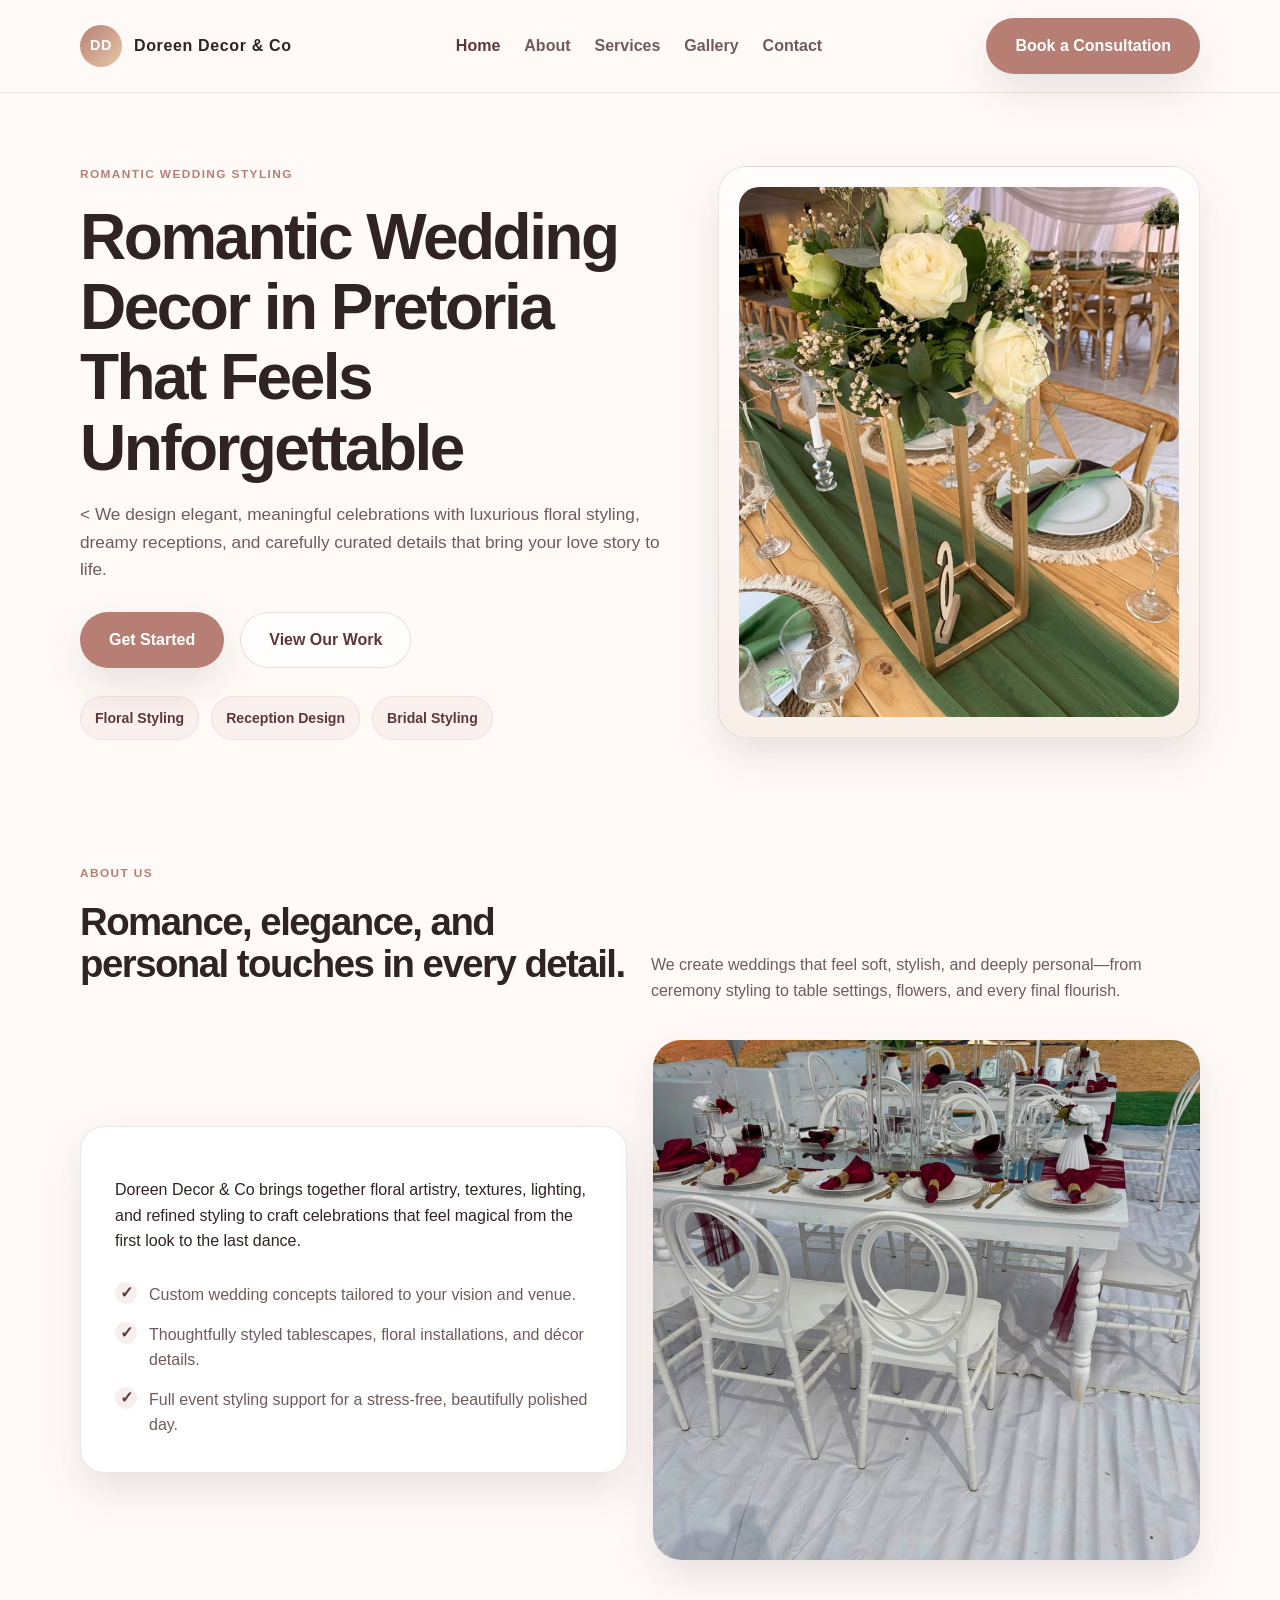
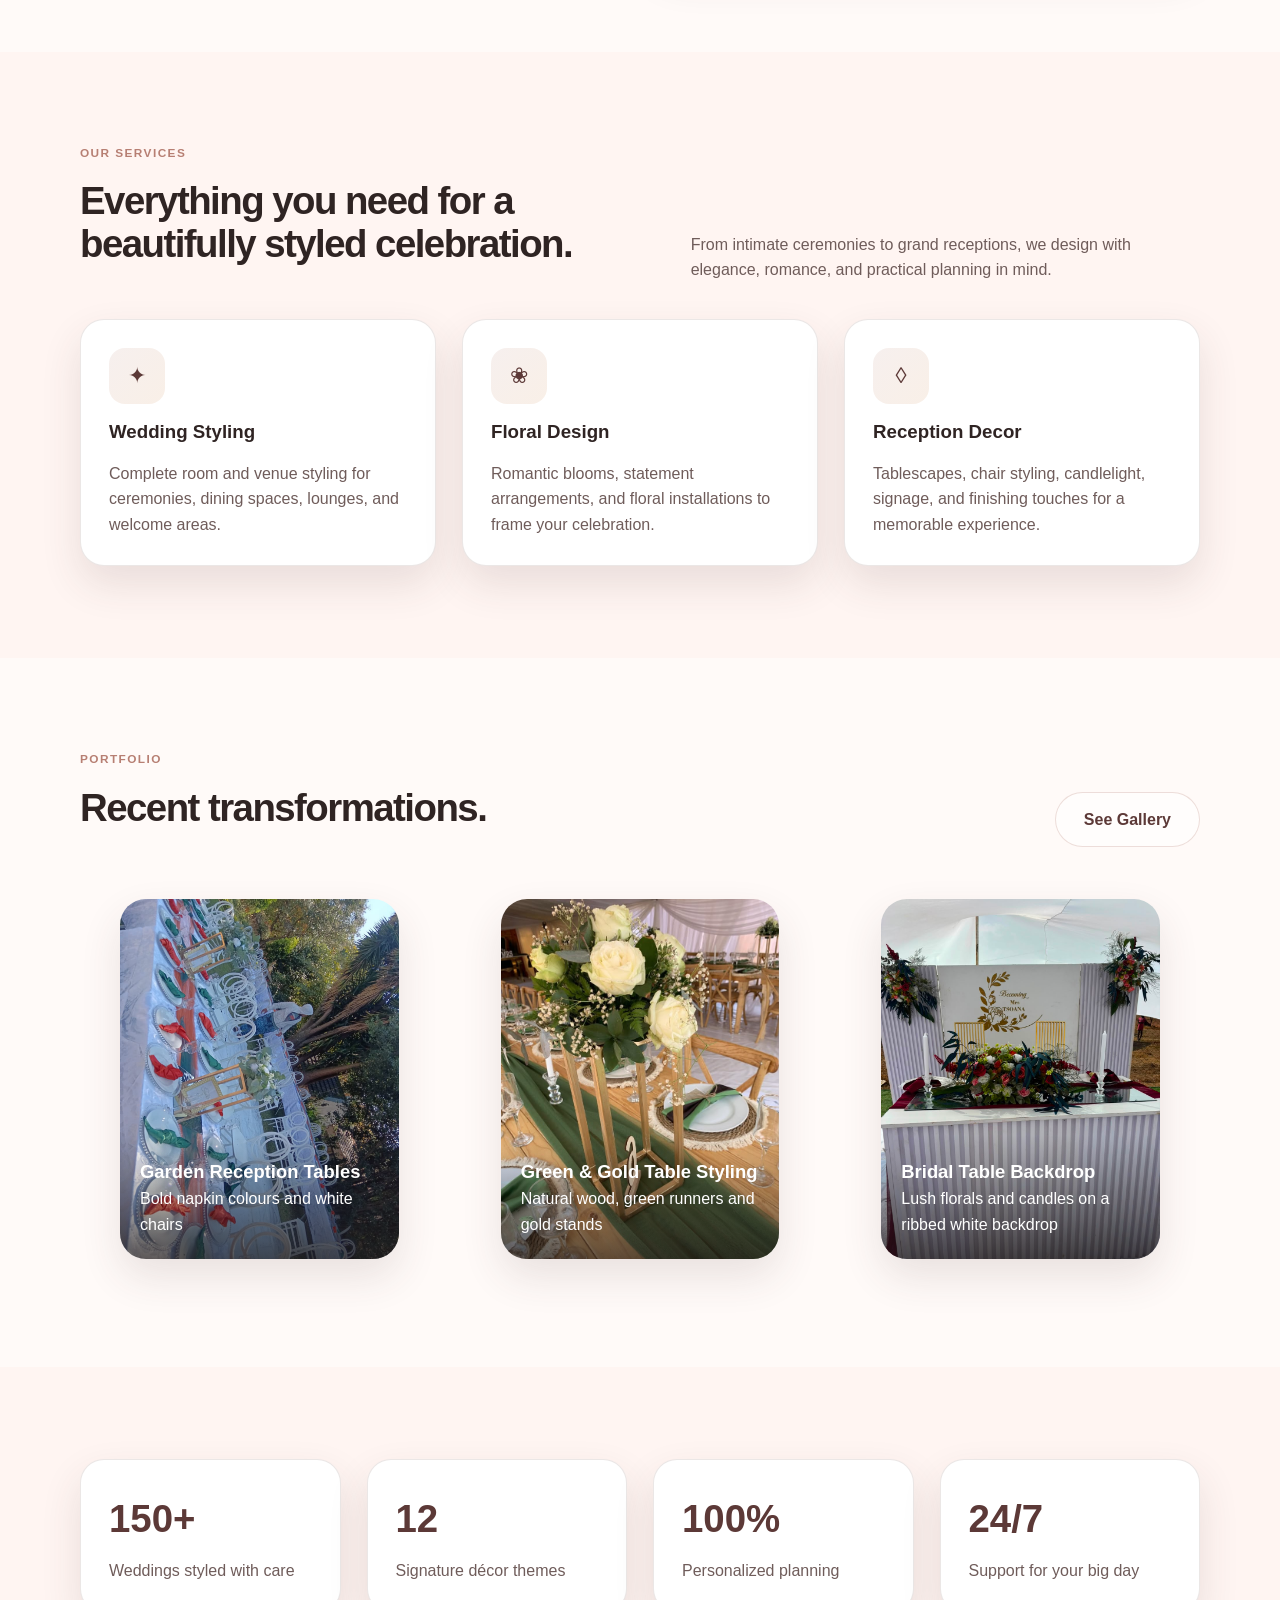
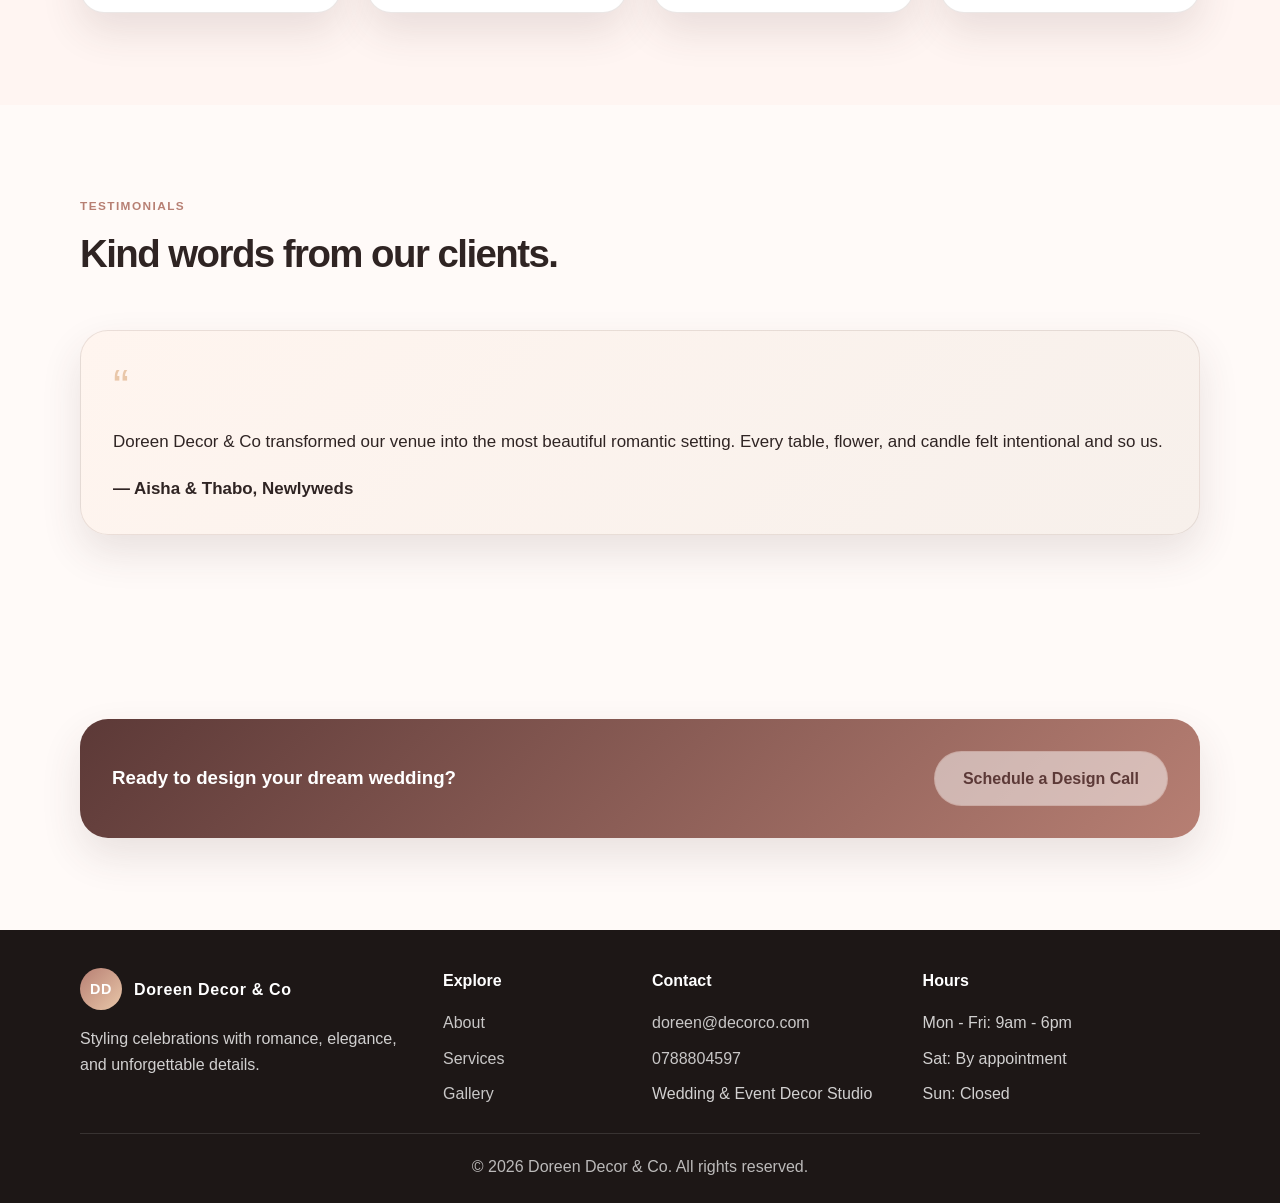
<file: index.html>
<!DOCTYPE html>
<html lang="en">
  <head>
    <meta charset="UTF-8" />
    <meta name="viewport" content="width=device-width, initial-scale=1.0" />
    <title>Doreen Decor &amp; Co | Romantic Wedding Decor in Pretoria</title>
<meta name="description" content="Doreen Decor &amp; Co creates romantic, elegant wedding decor in Pretoria. Floral styling, reception design and bridal styling. Book a consultation today.">
<meta name="keywords" content="wedding decor Pretoria, wedding styling, floral design, reception tablescapes, bridal styling">
<meta name="robots" content="index, follow">
<meta property="og:title" content="Doreen Decor &amp; Co | Wedding Decor Studio">
<meta property="og:description" content="Wedding decor that feels unforgettable.">
<meta property="og:type" content="website">
<meta name="author" content="Doreen Decor &amp; Co">
<meta name="twitter:card" content="summary_large_image">
    <link rel="stylesheet" href="style/styles.css" />
    <link rel="icon" href="data:image/svg+xml,<svg xmlns='http://www.w3.org/2000/svg' viewBox='0 0 100 100'><rect width='100' height='100' rx='20' fill='%23b76e79'/><text x='50' y='68' font-size='50' text-anchor='middle' fill='white' font-family='serif'>DD</text></svg>">
   <script type="application/ld+json">
{
  "@context": "https://schema.org",
  "@type": "LocalBusiness",
  "name": "Doreen Decor & Co",
  "description": "Romantic wedding decor, floral design and reception styling in Pretoria.",
  "email": "doreen@decorco.com",
  "address": {
    "@type": "PostalAddress",
    "addressLocality": "Pretoria",
    "addressCountry": "ZA"
  }
}
</script> 
  </head>
  <body>
    <header class="site-header">
      <div class="container navbar">
        <a href="index.html" class="brand" aria-label="Doreen Decor & Co home">
          <span class="brand-mark">DD</span>
          <span>Doreen Decor &amp; Co</span>
        </a>

        <nav class="nav-links" aria-label="Main navigation">
          <a href="index.html" class="active">Home</a>
          <a href="about.html">About</a>
          <a href="services.html">Services</a>
          <a href="gallery.html">Gallery</a>
          <a href="contact.html">Contact</a>
        </nav>

        <a class="btn btn-primary" href="contact.html">Book a Consultation</a>
      </div>
    </header>

    <section class="hero">
      <div class="container hero-grid">
        <div>
          <div class="eyebrow">Romantic wedding styling</div>
          <h1>Romantic Wedding Decor in Pretoria That Feels Unforgettable</h1>
          <p class="lead"><
            We design elegant, meaningful celebrations with luxurious floral styling, dreamy receptions, and carefully curated details that bring your love story to life.
          </p>

          <div class="hero-actions">
            <a class="btn btn-primary" href="contact.html">Get Started</a>
            <a class="btn btn-secondary" href="gallery.html">View Our Work</a>
          </div>

          <div class="hero-badges">
            <span class="badge">Floral Styling</span>
            <span class="badge">Reception Design</span>
            <span class="badge">Bridal Styling</span>
          </div>
        </div>

        <div class="hero-card">
         <img src="Image/rose-centerpiece.jpeg" alt="White rose and baby's breath centerpiece on a gold stand with a green table runner at a wedding reception" />  
         
        </div>
      </div>
    </section>

    <main>
      <section class="section">
        <div class="container">
          <div class="section-head">
            <div>
              <div class="eyebrow">About us</div>
              <h2>Romance, elegance, and personal touches in every detail.</h2>
            </div>
            <p>
              We create weddings that feel soft, stylish, and deeply personal—from ceremony styling to table settings, flowers, and every final flourish.
            </p>
          </div>

          <div class="about-grid">
            <div class="about-copy">
              <p>
                Doreen Decor &amp; Co brings together floral artistry, textures, lighting, and refined styling to craft celebrations that feel magical from the first look to the last dance.
              </p>
              <ul class="feature-list">
                <li>Custom wedding concepts tailored to your vision and venue.</li>
                <li>Thoughtfully styled tablescapes, floral installations, and décor details.</li>
                <li>Full event styling support for a stress-free, beautifully polished day.</li>
              </ul>
            </div>

            <div class="about-image">
              <img src="Image/white-chairs-table.jpeg" alt="Wedding table setup with white chairs, burgundy napkins and gold cutlery" loading="lazy" />
          </div>
        </div>
      </section>

      <section class="section section-alt">
        <div class="container">
          <div class="section-head">
            <div>
              <div class="eyebrow">Our services</div>
              <h2>Everything you need for a beautifully styled celebration.</h2>
            </div>
            <p>
              From intimate ceremonies to grand receptions, we design with elegance, romance, and practical planning in mind.
            </p>
          </div>

          <div class="services-grid">
            <article class="service-card">
              <div class="service-icon">✦</div>
              <h3>Wedding Styling</h3>
              <p>Complete room and venue styling for ceremonies, dining spaces, lounges, and welcome areas.</p>
            </article>

            <article class="service-card">
              <div class="service-icon">❀</div>
              <h3>Floral Design</h3>
              <p>Romantic blooms, statement arrangements, and floral installations to frame your celebration.</p>
            </article>

            <article class="service-card">
              <div class="service-icon">◊</div>
              <h3>Reception Decor</h3>
              <p>Tablescapes, chair styling, candlelight, signage, and finishing touches for a memorable experience.</p>
            </article>
          </div>
        </div>
      </section>

      <section class="section">
        <div class="container">
          <div class="section-head">
            <div>
              <div class="eyebrow">Portfolio</div>
              <h2>Recent transformations.</h2>
            </div>
            <a class="btn btn-secondary" href="gallery.html">See Gallery</a>
          </div>

          <div class="portfolio-showcase">
            <figure class="portfolio-item">
             <img src="Image/garden-ceremony.jpeg" alt="Long garden reception table with white chairs and red and green napkins" loading="lazy" />
              <figcaption class="portfolio-overlay">
                <strong>Garden Reception Tables</strong>
               <span>Bold napkin colours and white chairs</span>
              </figcaption>
            </figure>

            <figure class="portfolio-item">
             <img src="Image/rose-centerpiece.jpeg" alt="White rose centerpiece on a gold stand with a green table runner" loading="lazy" />
              <figcaption class="portfolio-overlay">
                <strong>Green &amp; Gold Table Styling</strong>
                <span>Natural wood, green runners and gold stands</span>
              </figcaption>
            </figure>

            <figure class="portfolio-item">
              <img src="Image/bridal-table-backdrop.jpeg" alt="Bridal table with a ribbed white backdrop, florals and candles" loading="lazy" />
              <figcaption class="portfolio-overlay">
                <strong>Bridal Table Backdrop</strong>
                <span>Lush florals and candles on a ribbed white backdrop</span>
              </figcaption>
            </figure>
          </div>
        </div>
      </section>

      <section class="section section-alt">
        <div class="container">
          <div class="stats-grid">
            <div class="stat-box">
              <strong>150+</strong>
              <p>Weddings styled with care</p>
            </div>
            <div class="stat-box">
              <strong>12</strong>
              <p>Signature décor themes</p>
            </div>
            <div class="stat-box">
              <strong>100%</strong>
              <p>Personalized planning</p>
            </div>
            <div class="stat-box">
              <strong>24/7</strong>
              <p>Support for your big day</p>
            </div>
          </div>
        </div>
      </section>

      <section class="section">
        <div class="container">
          <div class="section-head">
  <div>
    <div class="eyebrow">Testimonials</div>
    <h2>Kind words from our clients.</h2>
  </div>
</div>
          <div class="testimonial">
            <div class="quote-mark">“</div>
            <p>
              Doreen Decor &amp; Co transformed our venue into the most beautiful romantic setting. Every table, flower, and candle felt intentional and so us.
            </p>
            <div class="author">— Aisha &amp; Thabo, Newlyweds</div>
          </div>
        </div>
      </section>

      <section class="section">
        <div class="container">
          <div class="cta">
            <h3>Ready to design your dream wedding?</h3>
            <a class="btn btn-secondary" href="contact.html">Schedule a Design Call</a>
          </div>
        </div>
      </section>
    </main>

    <footer class="site-footer">
      <div class="container">
        <div class="footer-grid">
          <div>
            <div class="brand" style="margin-bottom: 16px; color: white;">
              <span class="brand-mark">DD</span>
              <span>Doreen Decor &amp; Co</span>
            </div>
            <p>Styling celebrations with romance, elegance, and unforgettable details.</p>
          </div>

          <div>
            <h4>Explore</h4>
            <ul class="footer-links">
              <li><a href="about.html">About</a></li>
              <li><a href="services.html">Services</a></li>
              <li><a href="gallery.html">Gallery</a></li>
            </ul>
          </div>

          <div>
            <h4>Contact</h4>
            <ul class="footer-links">
             <li><a href="mailto:doreen@decorco.com">doreen@decorco.com</a></li> 
             <li><a href="tel:+27788804597">0788804597</a></li>
            <li>Wedding &amp; Event Decor Studio</li>
            </ul>
          </div>

          <div>
            <h4>Hours</h4>
            <ul class="footer-links">
              <li>Mon - Fri: 9am - 6pm</li>
              <li>Sat: By appointment</li>
              <li>Sun: Closed</li>
            </ul>
          </div>
        </div>

        <div class="footer-bottom">
          © 2026 Doreen Decor &amp; Co. All rights reserved.
        </div>
      </div>
    </footer>
    <button id="backToTop" aria-label="Back to top">&uarr;</button>
    <script src="script.js"></script>
  </body>
</html>
</file>
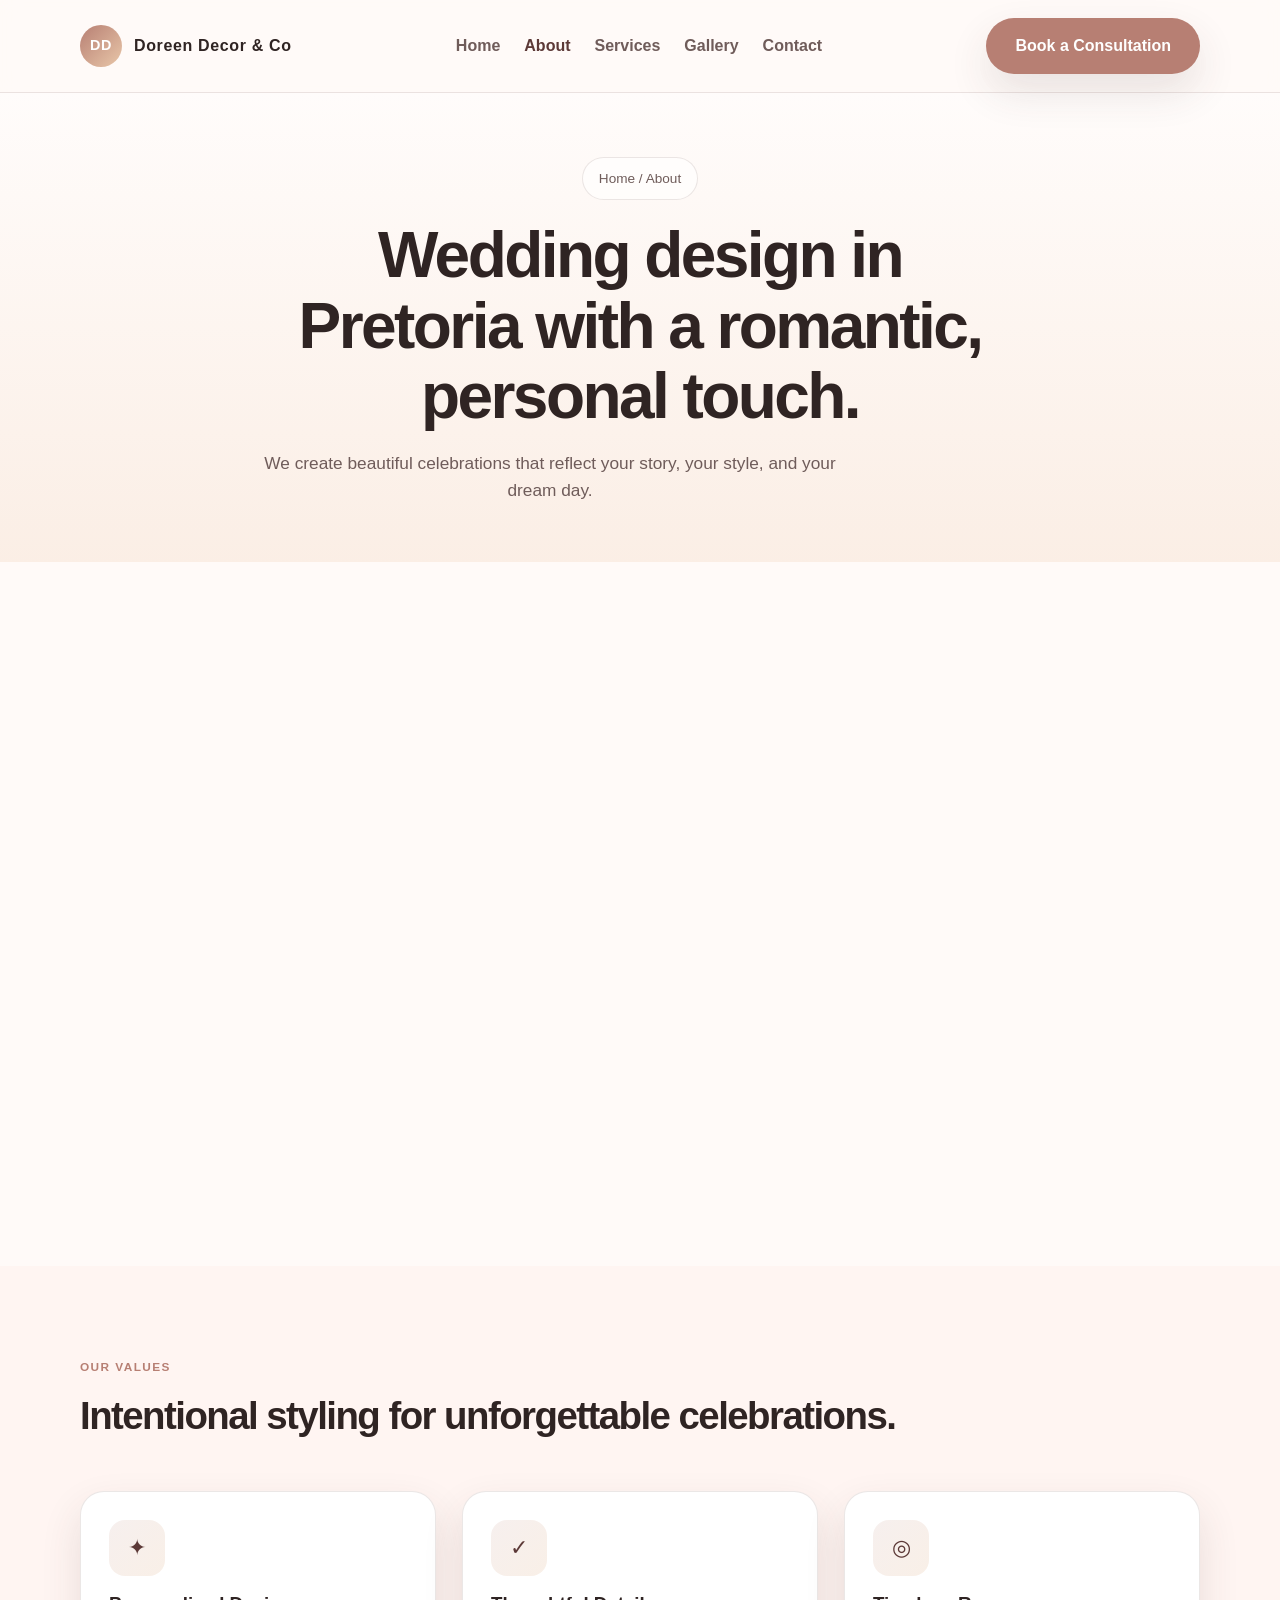
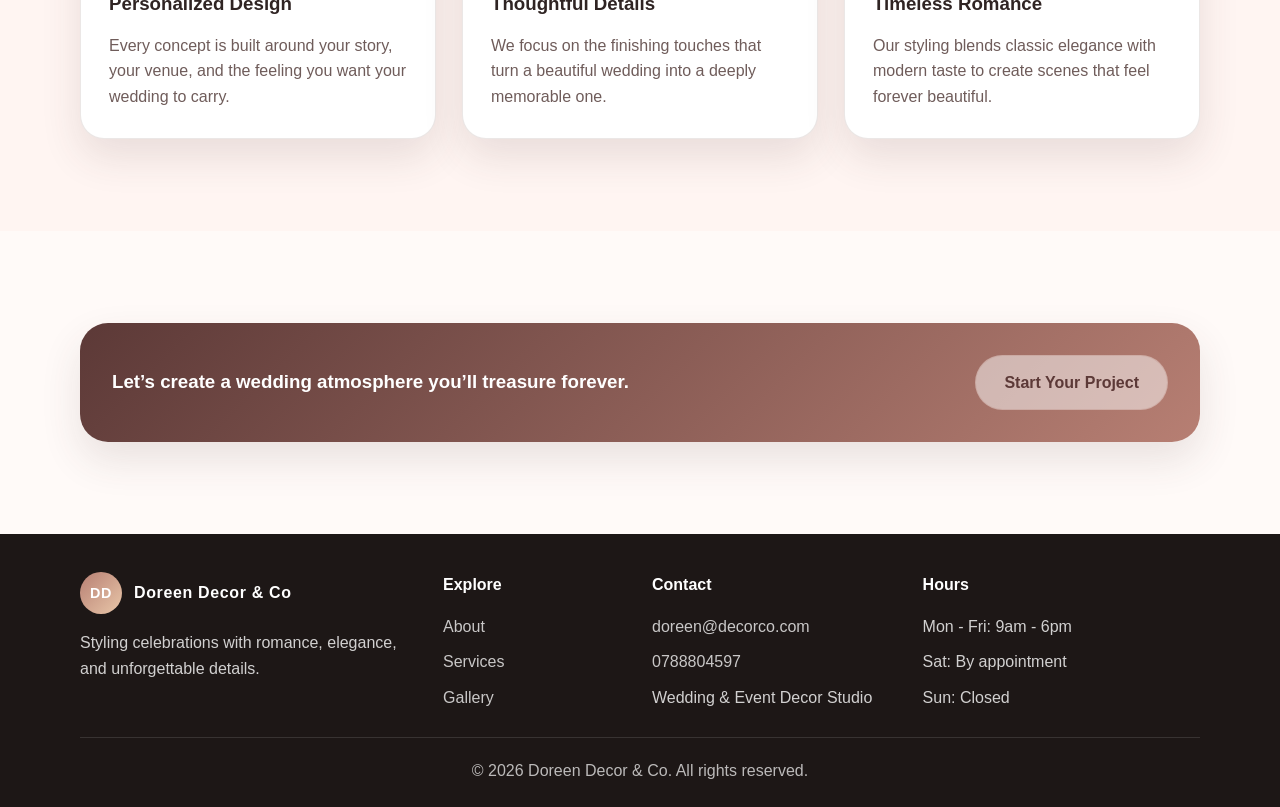
<file: about.html>
<!DOCTYPE html>
<html lang="en">

<head>
  <meta charset="UTF-8" />
  <meta name="viewport" content="width=device-width, initial-scale=1.0" />
  <title>About Us | Doreen Decor &amp; Co Wedding Decor Studio</title>
  <meta name="description"
    content="Learn more about Doreen Decor &amp; Co, a Pretoria wedding decor studio creating romantic, elegant weddings with a personal touch.">
  <meta name="keywords"
    content="about Doreen Decor, wedding decorator Pretoria, wedding styling, romantic wedding decor">
  <meta name="robots" content="index, follow">
  <meta property="og:title" content="About Doreen Decor &amp; Co">
  <meta property="og:description" content="Wedding design with a romantic, personal touch.">
  <meta property="og:type" content="website">
  <meta name="author" content="Doreen Decor &amp; Co">
<meta name="twitter:card" content="summary_large_image">
<link rel="icon" href="data:image/svg+xml,<svg xmlns='http://www.w3.org/2000/svg' viewBox='0 0 100 100'><rect width='100' height='100' rx='20' fill='%23b76e79'/><text x='50' y='68' font-size='50' text-anchor='middle' fill='white' font-family='serif'>DD</text></svg>">

  <link rel="stylesheet" href="style/styles.css" />
</head>

<body>
  <header class="site-header">
    <div class="container navbar">
      <a href="index.html" class="brand" aria-label="Doreen Decor & Co home">
        <span class="brand-mark">DD</span>
        <span>Doreen Decor &amp; Co</span>
      </a>

      <nav class="nav-links" aria-label="Main navigation">
        <a href="index.html">Home</a>
        <a href="about.html" class="active">About</a>
        <a href="services.html">Services</a>
        <a href="gallery.html">Gallery</a>
        <a href="contact.html">Contact</a>
      </nav>

      <a class="btn btn-primary" href="contact.html">Book a Consultation</a>
    </div>
  </header>

  <main>
    <section class="page-hero">
      <div class="container page-hero-inner">
        <div class="page-breadcrumb">Home / About</div>
        <h1>Wedding design in Pretoria with a romantic, personal touch.</h1>
        <p class="lead">We create beautiful celebrations that reflect your story, your style, and your dream day.</p>
      </div>
    </section>

    <section class="section reveal">
      <div class="container about-grid">
        <div class="about-image">
          <img src="Image/floral-decor.jpeg" alt="Wedding floral décor detail" />
        </div>

        <div class="about-copy">
          <div class="eyebrow">Our story</div>
          <h2>Designing moments that feel heartfelt and unforgettable.</h2>
          <p>
            Doreen Decor &amp; Co was founded to help couples celebrate love through elegant, thoughtfully styled
            weddings. We believe every celebration should feel relaxed, luxurious, and uniquely yours.
          </p>
          <p>
            From floral arrangements to tablescapes and ceremony styling, our team creates a cohesive and romantic
            atmosphere that makes each moment feel beautifully considered.
          </p>
        </div>
      </div>
    </section>

    <section class="section section-alt">
      <div class="container">
        <div class="section-head">
          <div>
            <div class="eyebrow">Our values</div>
            <h2>Intentional styling for unforgettable celebrations.</h2>
          </div>
        </div>

        <div class="services-grid">
          <article class="service-card">
            <div class="service-icon">✦</div>
            <h3>Personalized Design</h3>
            <p>Every concept is built around your story, your venue, and the feeling you want your wedding to carry.</p>
          </article>

          <article class="service-card">
            <div class="service-icon">✓</div>
            <h3>Thoughtful Details</h3>
            <p>We focus on the finishing touches that turn a beautiful wedding into a deeply memorable one.</p>
          </article>

          <article class="service-card">
            <div class="service-icon">◎</div>
            <h3>Timeless Romance</h3>
            <p>Our styling blends classic elegance with modern taste to create scenes that feel forever beautiful.</p>
          </article>
        </div>
      </div>
    </section>

    <section class="section">
      <div class="container">
        <div class="cta">
          <h3>Let’s create a wedding atmosphere you’ll treasure forever.</h3>
          <a class="btn btn-secondary" href="contact.html">Start Your Project</a>
        </div>
      </div>
    </section>
  </main>

  <footer class="site-footer">
    <div class="container">
      <div class="footer-grid">
        <div>
          <div class="brand" style="margin-bottom: 16px; color: white;">
            <span class="brand-mark">DD</span>
            <span>Doreen Decor &amp; Co</span>
          </div>
          <p>Styling celebrations with romance, elegance, and unforgettable details.</p>
        </div>

        <div>
          <h4>Explore</h4>
          <ul class="footer-links">
            <li><a href="about.html">About</a></li>
            <li><a href="services.html">Services</a></li>
            <li><a href="gallery.html">Gallery</a></li>
          </ul>
        </div>

        <div>
          <h4>Contact</h4>
          <ul class="footer-links">
<li><a href="mailto:doreen@decorco.com">doreen@decorco.com</a></li>
            <li><a href="tel:+27788804597">0788804597</a></li>
            <li>Wedding &amp; Event Decor Studio</li>
          </ul>
        </div>

        <div>
          <h4>Hours</h4>
          <ul class="footer-links">
            <li>Mon - Fri: 9am - 6pm</li>
            <li>Sat: By appointment</li>
            <li>Sun: Closed</li>
          </ul>
        </div>
      </div>

      <div class="footer-bottom">
        © 2026 Doreen Decor &amp; Co. All rights reserved.
      </div>
    </div>
  </footer>
  <button id="backToTop" aria-label="Back to top">&uarr;</button>
<script src="script.js"></script>
</body>

</html>
</file>
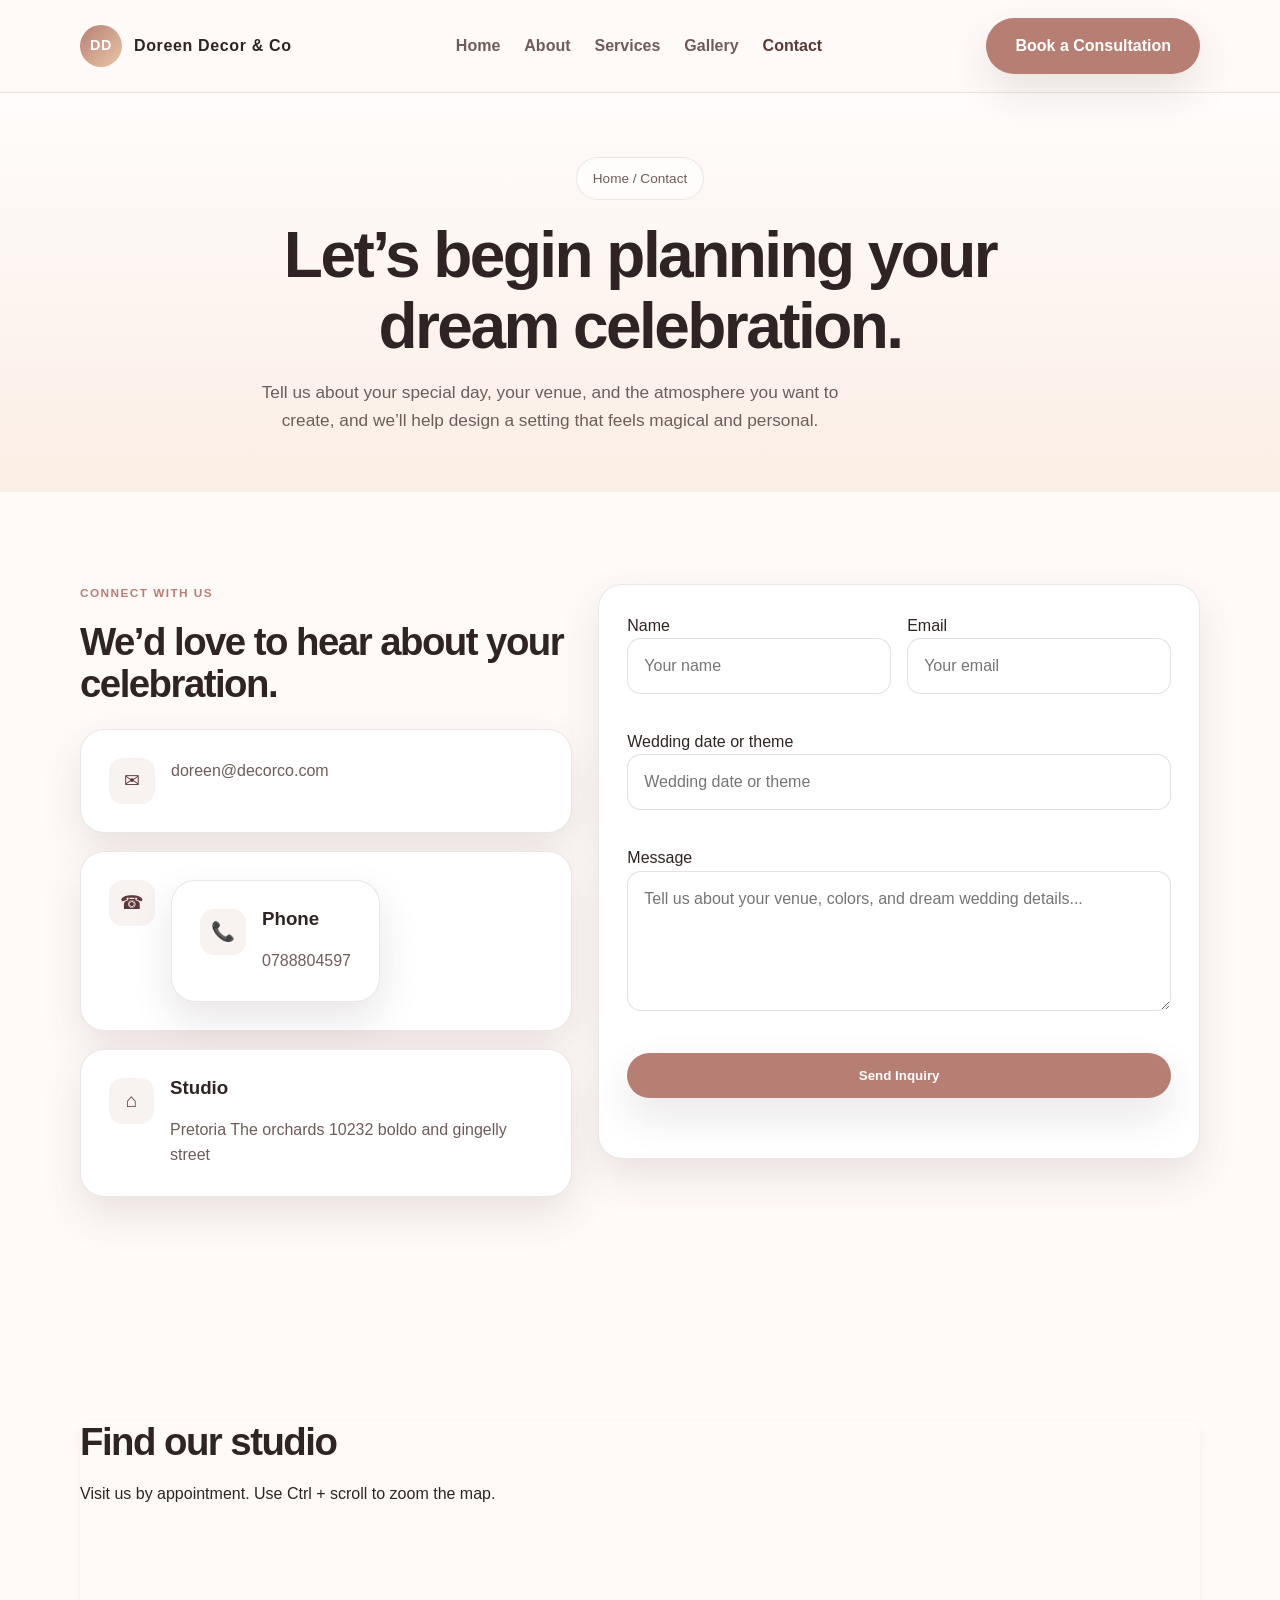
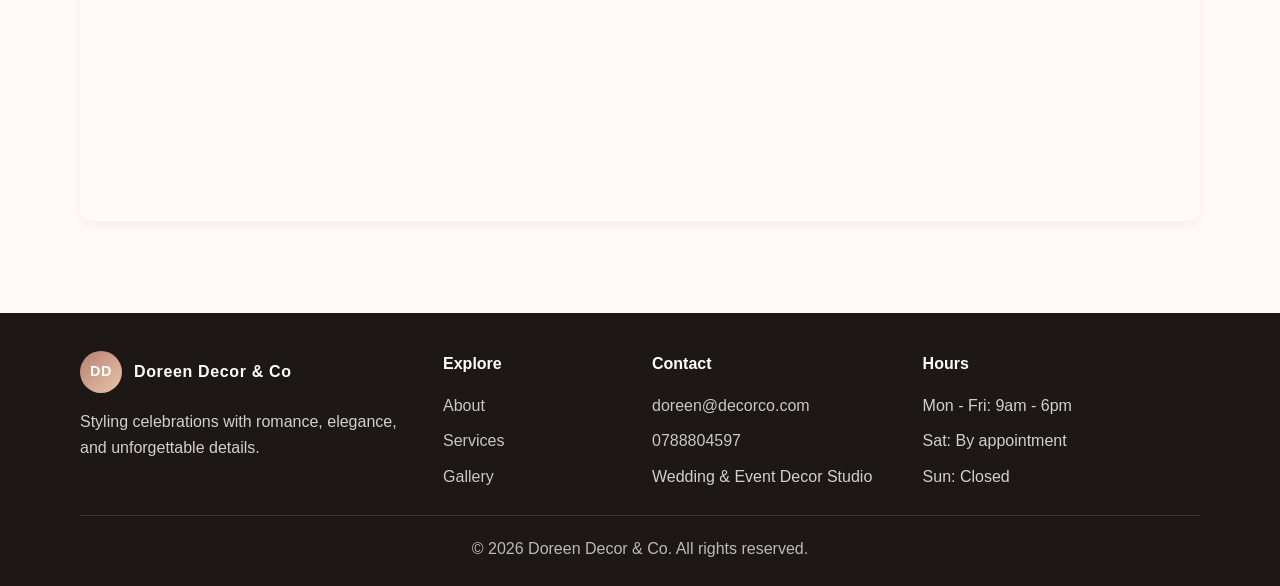
<file: contact.html>
<!DOCTYPE html>
<html lang="en">
  <head>
    <meta charset="UTF-8" />
    <meta name="viewport" content="width=device-width, initial-scale=1.0" />
   <title>Contact Us | Doreen Decor &amp; Co, Pretoria</title>
    <meta name="description" content="Get in touch with Doreen Decor &amp; Co to book a consultation for your wedding, birthday or special celebration decor in Pretoria.">
    <meta name="keywords" content="contact wedding decorator Pretoria, book decor consultation, birthday decor, event styling">
<meta name="author" content="Doreen Decor &amp; Co">
<meta name="robots" content="index, follow">
<meta property="og:title" content="Contact Doreen Decor &amp; Co">
<meta property="og:description" content="Book a consultation for your wedding, birthday or special celebration decor in Pretoria.">
<meta property="og:type" content="website">
<meta name="twitter:card" content="summary_large_image">
<link rel="icon" href="data:image/svg+xml,<svg xmlns='http://www.w3.org/2000/svg' viewBox='0 0 100 100'><rect width='100' height='100' rx='20' fill='%23b76e79'/><text x='50' y='68' font-size='50' text-anchor='middle' fill='white' font-family='serif'>DD</text></svg>">
    <link rel="stylesheet" href="style/styles.css" />
  </head>
  <body>
    <header class="site-header">
      <div class="container navbar">
        <a href="index.html" class="brand" aria-label="Doreen Decor & Co home">
          <span class="brand-mark">DD</span>
          <span>Doreen Decor &amp; Co</span>
        </a>

        <nav class="nav-links" aria-label="Main navigation">
          <a href="index.html">Home</a>
          <a href="about.html">About</a>
          <a href="services.html">Services</a>
          <a href="gallery.html">Gallery</a>
          <a href="contact.html" class="active">Contact</a>
        </nav>

        <a class="btn btn-primary" href="contact.html">Book a Consultation</a>
      </div>
    </header>

    <main>
      <section class="page-hero">
        <div class="container page-hero-inner">
          <div class="page-breadcrumb">Home / Contact</div>
          <h1>Let’s begin planning your dream celebration.</h1>
          <p class="lead">Tell us about your special day, your venue, and the atmosphere you want to create, and we’ll help design a setting that feels magical and personal.</p>
        </div>
      </section>

      <section class="section">
        <div class="container contact-grid">
          <div>
            <div class="eyebrow">Connect with us</div>
            <h2>We’d love to hear about your celebration.</h2>

            <div class="info-list">
              <div class="info-card">
                <div class="info-icon">✉</div>
                <div>
                <p><a href="mailto:doreen@decorco.com">doreen@decorco.com</a></p>  
                
                </div>
              </div>

              <div class="info-card">
                <div class="info-icon">☎</div>
                
               

                  <div class="info-card">
  <div class="info-icon">📞</div>
  <div>
    <h3>Phone</h3>
    <p><a href="tel:0788804597">0788804597</a></p>
  </div>
</div>
                
              </div>

              <div class="info-card">
                <div class="info-icon">⌂</div>
                <div>
                  <h3>Studio</h3>
                  <p>Pretoria The orchards 10232 boldo and gingelly street</p>
                </div>
              </div>
            </div>
          </div>

          <div class="contact-card">
            <form id="contactEmailForm" novalidate action="https://formspree.io/f/xyeejlrk" method="post">
              <div class="field-row">
                <div>
                  <label for="name">Name</label>
                  <input type="text" id="name" name="name" placeholder="Your name" required />
                </div>
                <div>
                  <label for="email">Email</label>
                  <input type="email" id="email" name="email" placeholder="Your email" required/>
                </div>
              </div>

              <div>
                <label for="subject">Wedding date or theme</label>
                <input type="text" id="subject" name="subject" placeholder="Wedding date or theme" />
              </div>

              <div>
                <label for="message">Message</label>
                <textarea id="message" name="message" placeholder="Tell us about your venue, colors, and dream wedding details..."></textarea>
              </div>

              <button class="btn btn-primary" type="submit">Send Inquiry</button>
            </form>
          </div>
        </div>
      </section>
  
    <section class="section">
  <div class="container">
    <div class="map-container">
      <h2>Find our studio</h2>
<p>Visit us by appointment. Use Ctrl + scroll to zoom the map.</p>
      <iframe title="Doreen Decor &amp; Co Studio location on Google Maps" src="https://www.google.com/maps/embed?pb=!1m18!1m12!1m3!1d3596.9834142018167!2d28.072839474767477!3d-25.63867597742934!2m3!1f0!2f0!3f0!3m2!1i1024!2i768!4f13.1!3m3!1m2!1s0x1ebfd0fac8a09123%3A0xb1c53639fa5a0dc4!2s10232%20Gingelly%20Ave%2C%20Hartebeesthoek%2C%20Akasia%2C%200182!5e0!3m2!1sen!2sza!4v1793199694667!5m2!1sen!2sza" width="600" height="450" style="border:0;" allowfullscreen="" loading="lazy" referrerpolicy="strict-origin-when-cross-origin"></iframe>
    
  </div>
</section>
</main> 

    <footer class="site-footer">
      <div class="container">
        <div class="footer-grid">
          <div>
            <div class="brand" style="margin-bottom: 16px; color: white;">
              <span class="brand-mark">DD</span>
              <span>Doreen Decor &amp; Co</span>
            </div>
            <p>Styling celebrations with romance, elegance, and unforgettable details.</p>
          </div>

          <div>
            <h4>Explore</h4>
            <ul class="footer-links">
              <li><a href="about.html">About</a></li>
              <li><a href="services.html">Services</a></li>
              <li><a href="gallery.html">Gallery</a></li>
            </ul>
          </div>

          <div>
            <h4>Contact</h4>
            <ul class="footer-links">
             <li><a href="mailto:doreen@decorco.com">doreen@decorco.com</a></li> 
              <li><a href="tel:+27788804597">0788804597</a></li>
             <li>Wedding &amp; Event Decor Studio</li>
            </ul>
          </div>

          <div>
            <h4>Hours</h4>
            <ul class="footer-links">
              <li>Mon - Fri: 9am - 6pm</li>
              <li>Sat: By appointment</li>
              <li>Sun: Closed</li>
            </ul>
          </div>
        </div>

        <div class="footer-bottom">
          © 2026 Doreen Decor &amp; Co. All rights reserved.
        </div>
      </div>
    </footer>
    <button id="backToTop" aria-label="Back to top">&uarr;</button>
    <script src="script.js"></script>
<script src="contact.js"></script>
  </body>
</html>
</file>
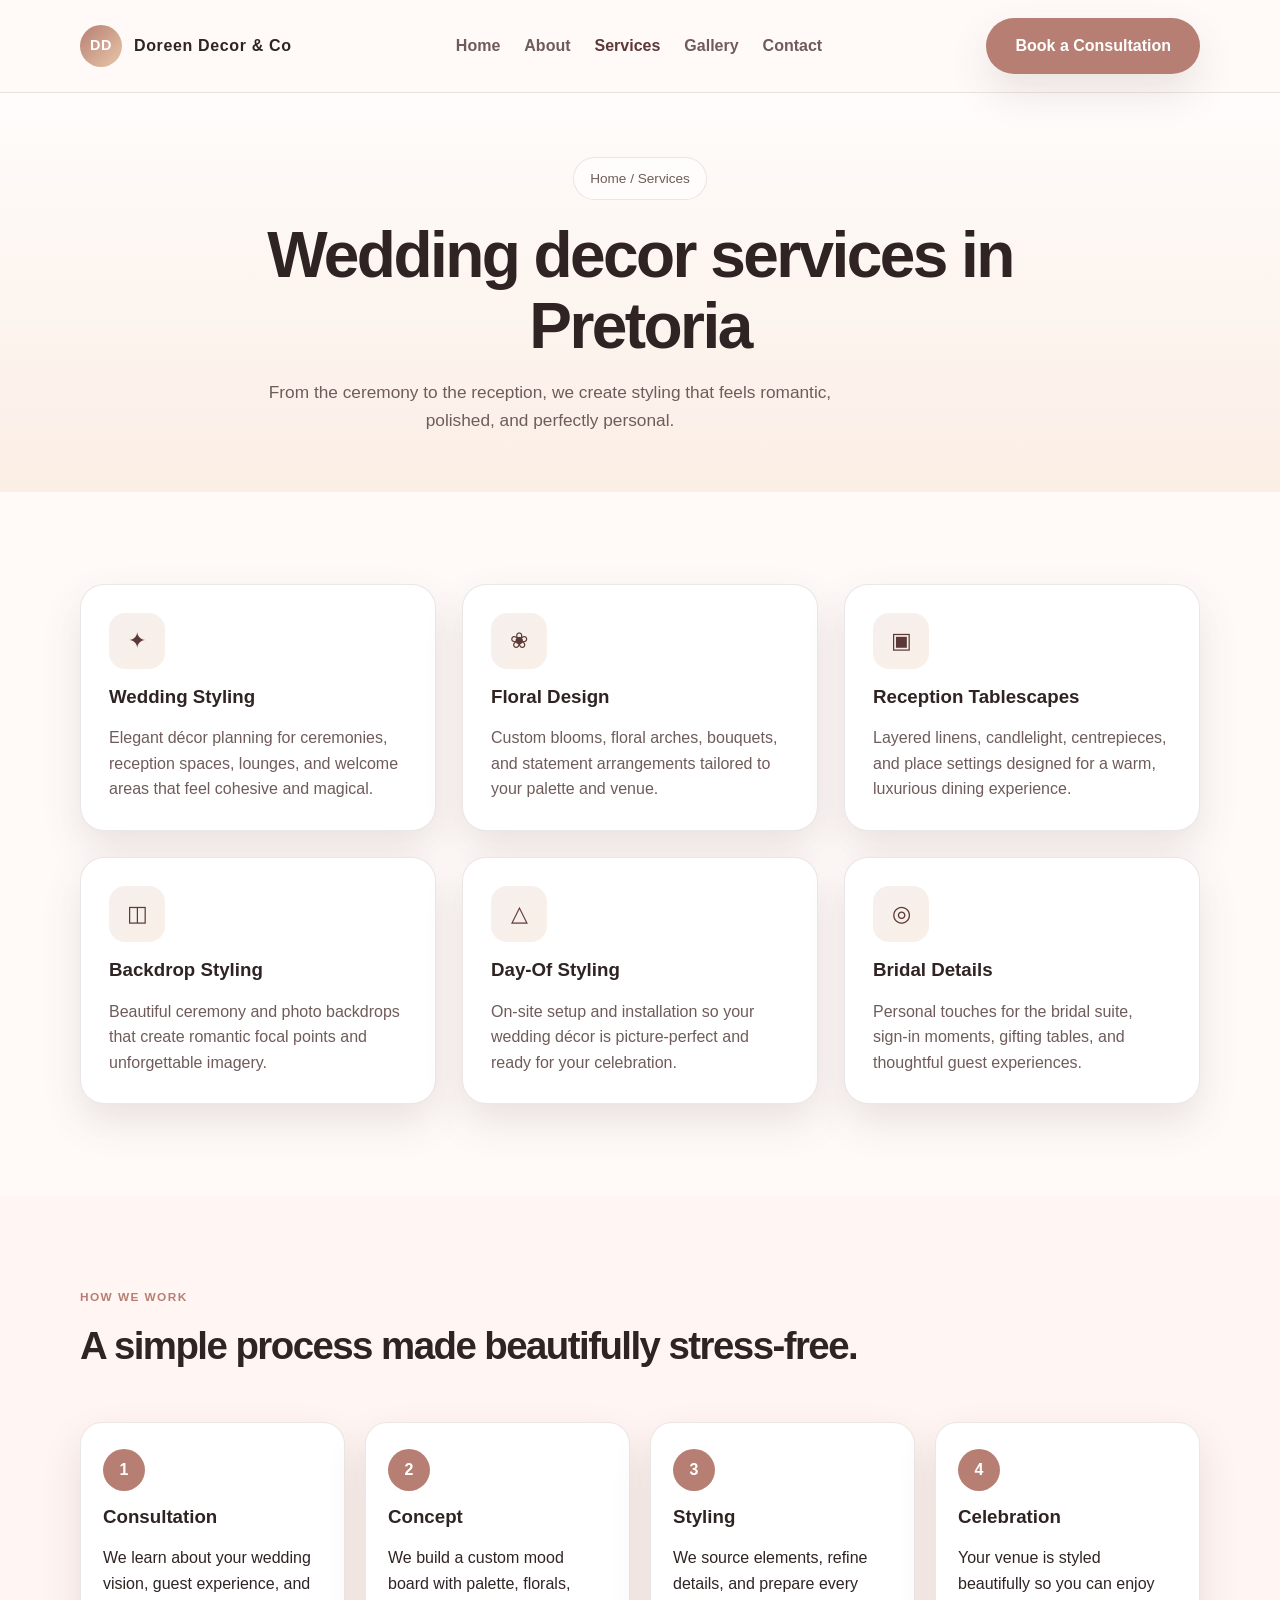
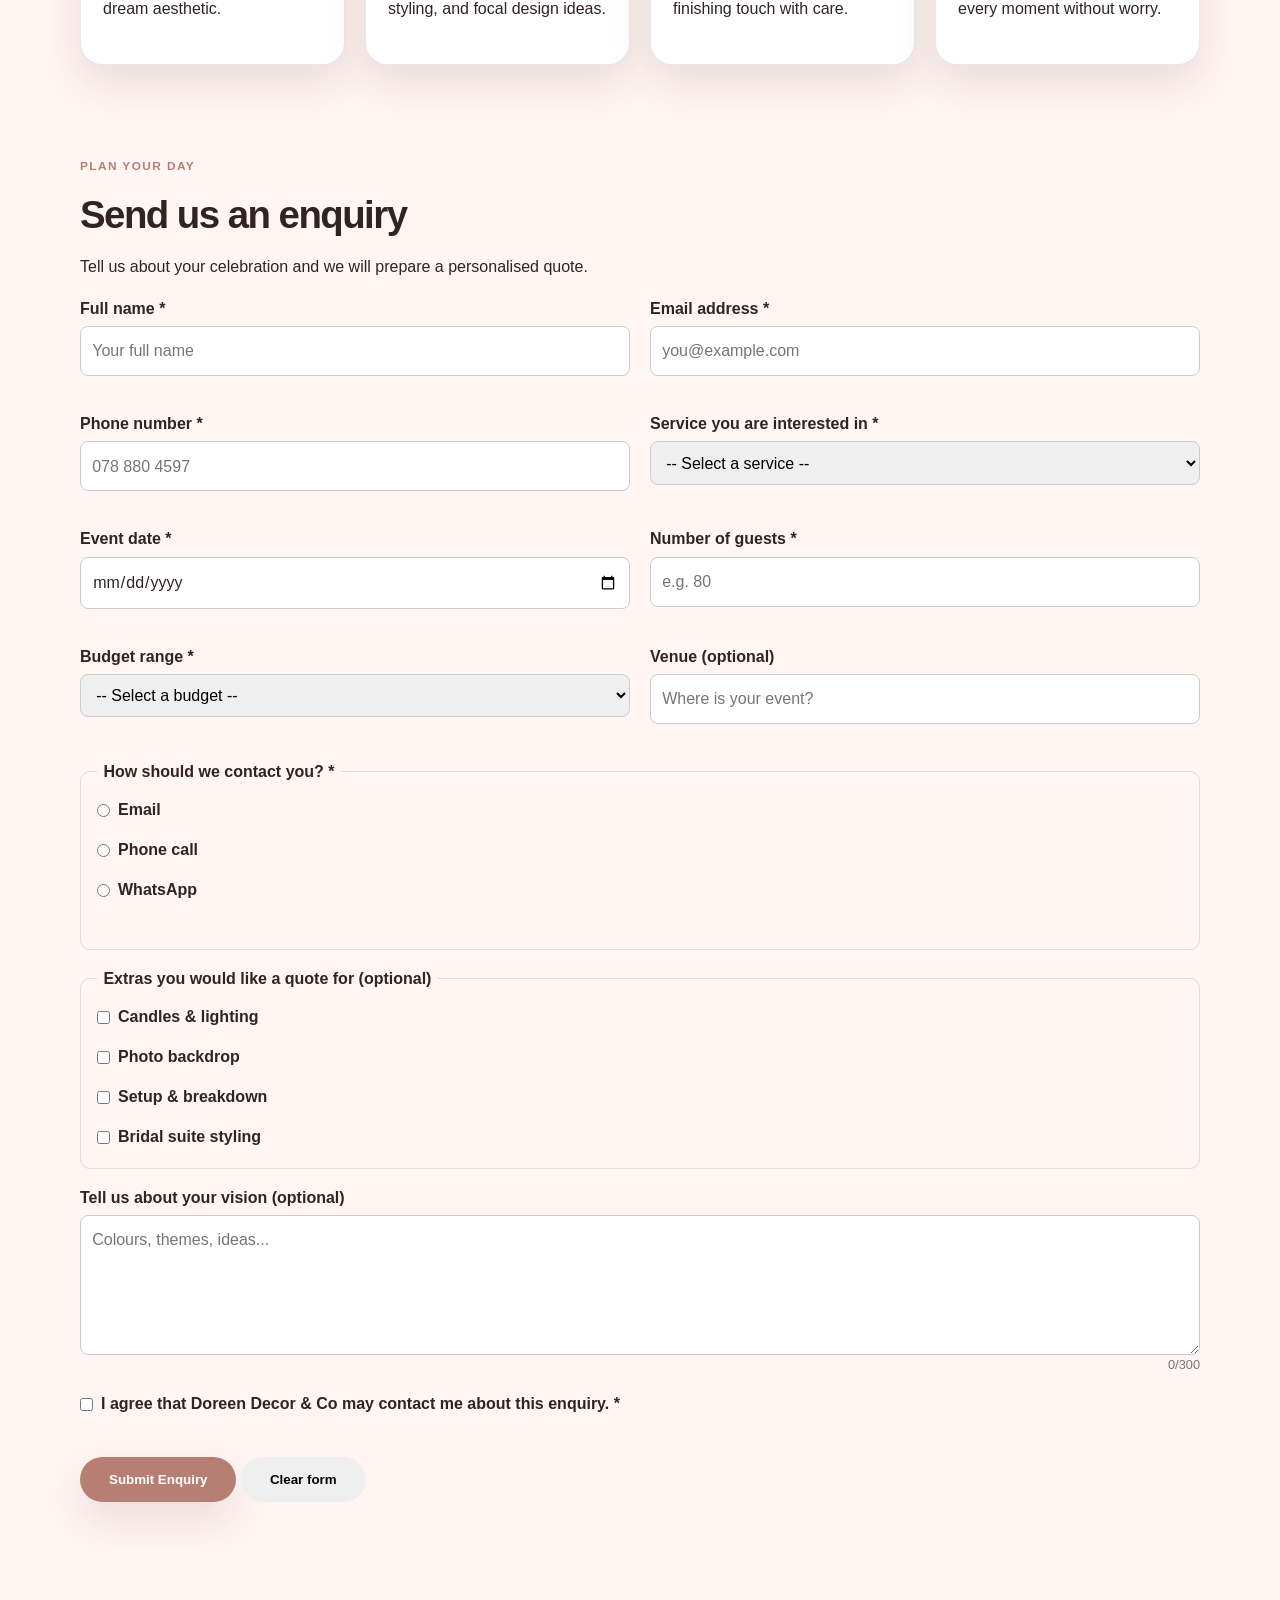
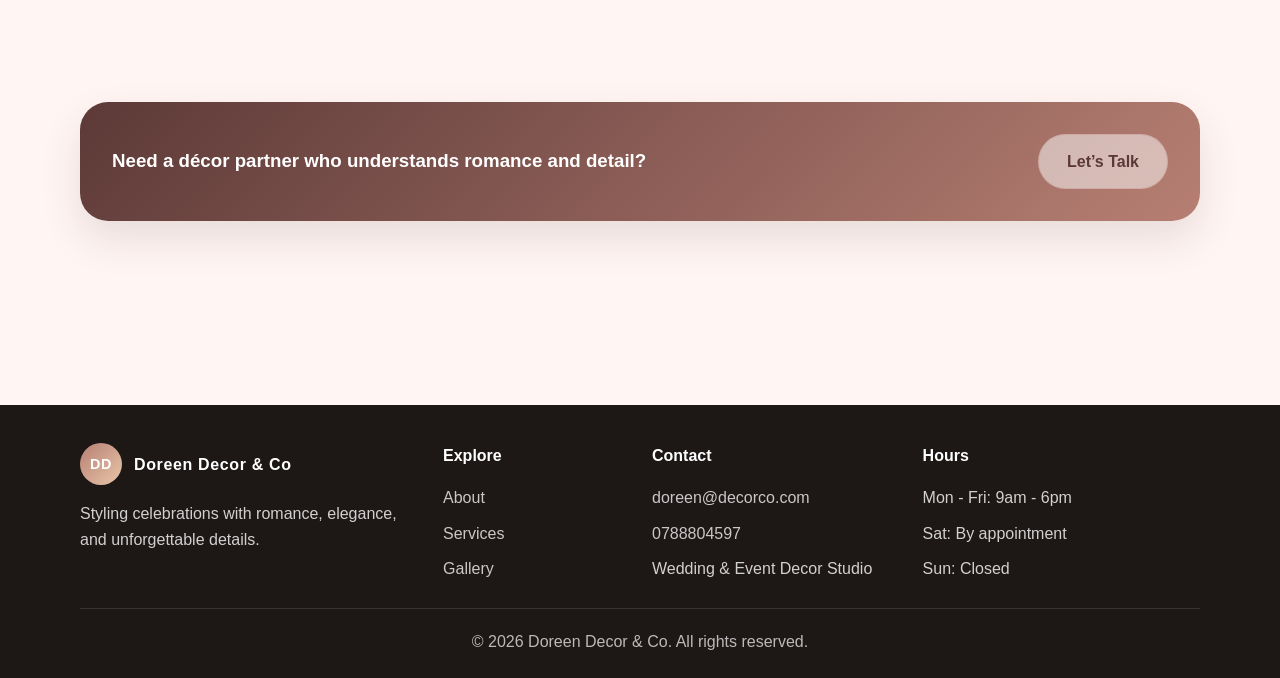
<file: services.html>
<!DOCTYPE html>
<html lang="en">
  <head>
    <meta charset="UTF-8" />
    <meta name="viewport" content="width=device-width, initial-scale=1.0" />
   <title>Wedding Decor Services in Pretoria | Doreen Decor &amp; Co</title>
   <meta name="description" content="Wedding styling, floral design and reception decor in Pretoria. Explore our services and plan your perfect day.">
   <meta name="keywords" content="wedding decor services Pretoria, wedding styling, floral design, reception decor">
<meta name="author" content="Doreen Decor &amp; Co">
<meta name="robots" content="index, follow">
<meta property="og:title" content="Wedding Decor Services | Doreen Decor &amp; Co">
<meta property="og:description" content="Wedding styling, floral design and reception decor in Pretoria.">
<meta property="og:type" content="website">
<meta name="twitter:card" content="summary_large_image">
<link rel="icon" href="data:image/svg+xml,<svg xmlns='http://www.w3.org/2000/svg' viewBox='0 0 100 100'><rect width='100' height='100' rx='20' fill='%23b76e79'/><text x='50' y='68' font-size='50' text-anchor='middle' fill='white' font-family='serif'>DD</text></svg>">
    <link rel="stylesheet" href="style/styles.css" />
  </head>
  <body>
    <header class="site-header">
      <div class="container navbar">
        <a href="index.html" class="brand" aria-label="Doreen Decor & Co home">
          <span class="brand-mark">DD</span>
          <span>Doreen Decor &amp; Co</span>
        </a>

        <nav class="nav-links" aria-label="Main navigation">
          <a href="index.html">Home</a>
          <a href="about.html">About</a>
          <a href="services.html" class="active">Services</a>
          <a href="gallery.html">Gallery</a>
          <a href="contact.html">Contact</a>
        </nav>

        <a class="btn btn-primary" href="contact.html">Book a Consultation</a>
      </div>
    </header>

    <main>
      <section class="page-hero">
        <div class="container page-hero-inner">
          <div class="page-breadcrumb">Home / Services</div>
         <h1>Wedding decor services in Pretoria</h1>
          <p class="lead">From the ceremony to the reception, we create styling that feels romantic, polished, and perfectly personal.</p>
        </div>
      </section>

      <section class="section">
        <div class="container">
          <div class="services-grid">
            <article class="service-card">
              <div class="service-icon">✦</div>
              <h3>Wedding Styling</h3>
              <p>Elegant décor planning for ceremonies, reception spaces, lounges, and welcome areas that feel cohesive and magical.</p>
            </article>

            <article class="service-card">
              <div class="service-icon">❀</div>
              <h3>Floral Design</h3>
              <p>Custom blooms, floral arches, bouquets, and statement arrangements tailored to your palette and venue.</p>
            </article>

            <article class="service-card">
              <div class="service-icon">▣</div>
              <h3>Reception Tablescapes</h3>
              <p>Layered linens, candlelight, centrepieces, and place settings designed for a warm, luxurious dining experience.</p>
            </article>

            <article class="service-card">
              <div class="service-icon">◫</div>
              <h3>Backdrop Styling</h3>
              <p>Beautiful ceremony and photo backdrops that create romantic focal points and unforgettable imagery.</p>
            </article>

            <article class="service-card">
              <div class="service-icon">△</div>
              <h3>Day-Of Styling</h3>
              <p>On-site setup and installation so your wedding décor is picture-perfect and ready for your celebration.</p>
            </article>

            <article class="service-card">
              <div class="service-icon">◎</div>
              <h3>Bridal Details</h3>
              <p>Personal touches for the bridal suite, sign-in moments, gifting tables, and thoughtful guest experiences.</p>
            </article>
          </div>
        </div>
      </section>

      <section class="section section-alt">
        <div class="container">
          <div class="section-head">
            <div>
              <div class="eyebrow">How we work</div>
              <h2>A simple process made beautifully stress-free.</h2>
            </div>
          </div>

          <div class="process-steps">
            <div class="step">
              <div class="step-number">1</div>
              <h3>Consultation</h3>
              <p>We learn about your wedding vision, guest experience, and dream aesthetic.</p>
            </div>

            <div class="step">
              <div class="step-number">2</div>
              <h3>Concept</h3>
              <p>We build a custom mood board with palette, florals, styling, and focal design ideas.</p>
            </div>

            <div class="step">
              <div class="step-number">3</div>
              <h3>Styling</h3>
              <p>We source elements, refine details, and prepare every finishing touch with care.</p>
            </div>

            <div class="step">
              <div class="step-number">4</div>
              <h3>Celebration</h3>
              <p>Your venue is styled beautifully so you can enjoy every moment without worry.</p>
            </div>
          </div>
        </div>
     
<section class="section" id="enquiry">
  <div class="container">
    <div class="eyebrow">Plan your day</div>
    <h2>Send us an enquiry</h2>
    <p>Tell us about your celebration and we will prepare a personalised quote.</p>

    <form id="enquiryForm" novalidate>
      <div class="enquiry-grid">

        <div class="form-group">
          <label for="enq-name">Full name *</label>
          <input type="text" id="enq-name" name="fullName" placeholder="Your full name" autocomplete="name">
          <span class="error-msg"></span>
        </div>

        <div class="form-group">
          <label for="enq-email">Email address *</label>
          <input type="email" id="enq-email" name="email" placeholder="you@example.com" autocomplete="email">
          <span class="error-msg"></span>
        </div>

        <div class="form-group">
          <label for="enq-phone">Phone number *</label>
          <input type="tel" id="enq-phone" name="phone" placeholder="078 880 4597" autocomplete="tel">
          <span class="error-msg"></span>
        </div>

        <div class="form-group">
          <label for="enq-service">Service you are interested in *</label>
          <select id="enq-service" name="service">
            <option value="">-- Select a service --</option>
            <option>Wedding Styling</option>
            <option>Floral Design</option>
            <option>Reception Tablescapes</option>
            <option>Backdrop Styling</option>
            <option>Day-Of Styling</option>
            <option>Bridal Details</option>
          </select>
          <span class="error-msg"></span>
        </div>

        <div class="form-group">
          <label for="enq-date">Event date *</label>
          <input type="date" id="enq-date" name="eventDate">
          <span class="error-msg"></span>
        </div>

        <div class="form-group">
          <label for="enq-guests">Number of guests *</label>
          <input type="number" id="enq-guests" name="guests" min="1" max="1000" placeholder="e.g. 80">
          <span class="error-msg"></span>
        </div>

        <div class="form-group">
          <label for="enq-budget">Budget range *</label>
          <select id="enq-budget" name="budget">
            <option value="">-- Select a budget --</option>
            <option>Under R10 000</option>
            <option>R10 000 - R25 000</option>
            <option>R25 000 - R50 000</option>
            <option>R50 000 and above</option>
          </select>
          <span class="error-msg"></span>
        </div>

        <div class="form-group">
          <label for="enq-venue">Venue (optional)</label>
          <input type="text" id="enq-venue" name="venue" placeholder="Where is your event?">
          <span class="error-msg"></span>
        </div>

      </div>

      <fieldset class="form-group enq-fieldset" id="enq-contact-group">
        <legend>How should we contact you? *</legend>
        <label class="enq-choice"><input type="radio" name="contactMethod" value="Email"> Email</label>
        <label class="enq-choice"><input type="radio" name="contactMethod" value="Phone call"> Phone call</label>
        <label class="enq-choice"><input type="radio" name="contactMethod" value="WhatsApp"> WhatsApp</label>
        <span class="error-msg"></span>
      </fieldset>

      <fieldset class="form-group enq-fieldset">
        <legend>Extras you would like a quote for (optional)</legend>
        <label class="enq-choice"><input type="checkbox" name="extras" value="Candles and lighting"> Candles &amp; lighting</label>
        <label class="enq-choice"><input type="checkbox" name="extras" value="Photo backdrop"> Photo backdrop</label>
        <label class="enq-choice"><input type="checkbox" name="extras" value="Setup and breakdown"> Setup &amp; breakdown</label>
        <label class="enq-choice"><input type="checkbox" name="extras" value="Bridal suite styling"> Bridal suite styling</label>
      </fieldset>

      <div class="form-group">
        <label for="enq-message">Tell us about your vision (optional)</label>
        <textarea id="enq-message" name="message" rows="4" maxlength="300" placeholder="Colours, themes, ideas..."></textarea>
        <span class="enq-counter" id="enq-counter">0/300</span>
      </div>

      <div class="form-group">
        <label class="enq-choice">
          <input type="checkbox" id="enq-consent" name="consent">
          I agree that Doreen Decor &amp; Co may contact me about this enquiry. *
        </label>
        <span class="error-msg"></span>
      </div>

      <button type="submit" class="btn btn-primary">Submit Enquiry</button>
      <button type="reset" class="btn" id="enq-reset">Clear form</button>
      <p id="enq-status" class="form-status" role="status"></p>
    </form>
  </div>
</section>
  
      <section class="section">
        <div class="container">
          <div class="cta">
            <h3>Need a décor partner who understands romance and detail?</h3>
            <a class="btn btn-secondary" href="contact.html">Let’s Talk</a>
          </div>
        </div>
      </section>
    </main>

    <footer class="site-footer">
      <div class="container">
        <div class="footer-grid">
          <div>
            <div class="brand" style="margin-bottom: 16px; color: white;">
              <span class="brand-mark">DD</span>
              <span>Doreen Decor &amp; Co</span>
            </div>
            <p>Styling celebrations with romance, elegance, and unforgettable details.</p>
          </div>

          <div>
            <h4>Explore</h4>
            <ul class="footer-links">
              <li><a href="about.html">About</a></li>
              <li><a href="services.html">Services</a></li>
              <li><a href="gallery.html">Gallery</a></li>
            </ul>
          </div>

          <div>
            <h4>Contact</h4>
            <ul class="footer-links">
              <li><a href="mailto:doreen@decorco.com">doreen@decorco.com</a></li>
              <li><a href="tel:+27788804597">0788804597</a></li>
              <li>Wedding &amp; Event Decor Studio</li>
            </ul>
          </div>

          <div>
            <h4>Hours</h4>
            <ul class="footer-links">
              <li>Mon - Fri: 9am - 6pm</li>
              <li>Sat: By appointment</li>
              <li>Sun: Closed</li>
            </ul>
          </div>
        </div>

        <div class="footer-bottom">
          © 2026 Doreen Decor &amp; Co. All rights reserved.
        </div>
      </div>
    </footer>
     <button id="backToTop" aria-label="Back to top">&uarr;</button>
    <script src="script.js"></script>
    <script src="enquiry.js"></script>
  </body>
</html>
</file>
<file: style/styles.css>
:root {
  --bg: #fffaf8;
  --bg-soft: #fff5f2;
  --card: #ffffff;
  --primary: #b77f73;
  --primary-dark: #5c3937;
  --secondary: #e9c7a9;
  --secondary-soft: #f6e3d5;
  --text: #2f2423;
  --muted: #6f5c5a;
  --line: rgba(92, 57, 55, 0.12);
  --shadow: 0 18px 40px rgba(77, 53, 48, 0.12);
}

* {
  box-sizing: border-box;
}

html {
  scroll-behavior: smooth;
}

body {
  margin: 0;
  font-family: "Segoe UI", Tahoma, Geneva, Verdana, sans-serif;
  color: var(--text);
  background: var(--bg);
  line-height: 1.6;
}

a {
  color: inherit;
  text-decoration: none;
}

img {
  max-width: 100%;
  display: block;
}

.container {
  width: min(1120px, calc(100% - 32px));
  margin: 0 auto;
}

.site-header {
  position: sticky;
  top: 0;
  z-index: 100;
  background: rgba(255, 250, 248, 0.88);
  backdrop-filter: blur(10px);
  border-bottom: 1px solid var(--line);
}

.navbar {
  display: flex;
  align-items: center;
  justify-content: space-between;
  padding: 18px 0;
  gap: 18px;
}

.brand {
  display: flex;
  align-items: center;
  gap: 12px;
  font-weight: 700;
  letter-spacing: 0.04em;
}

.brand-mark {
  width: 42px;
  height: 42px;
  border-radius: 50%;
  display: grid;
  place-items: center;
  background: linear-gradient(135deg, var(--primary), var(--secondary));
  color: white;
  font-size: 0.9rem;
}

.nav-links {
  display: flex;
  align-items: center;
  gap: 24px;
  flex-wrap: wrap;
}

.nav-links a {
  color: var(--muted);
  font-weight: 600;
}

.nav-links a.active,
.nav-links a:hover {
  color: var(--primary-dark);
}

.btn {
  display: inline-flex;
  align-items: center;
  justify-content: center;
  padding: 14px 28px;
  border-radius: 999px;
  font-weight: 700;
  border: 1px solid transparent;
  transition: 0.2s ease;
}

.btn-primary {
  background: var(--primary);
  color: white;
  box-shadow: var(--shadow);
}

.btn-primary:hover {
  background: var(--primary-dark);
}

.btn-secondary {
  border-color: rgba(183, 127, 115, 0.25);
  color: var(--primary-dark);
  background: rgba(255, 255, 255, 0.5);
}

.hero {
  padding: 72px 0 32px;
}

.hero-grid {
  display: grid;
  grid-template-columns: 1.1fr 0.9fr;
  align-items: center;
  gap: 48px;
}

.eyebrow {
  color: var(--primary);
  letter-spacing: 0.12em;
  text-transform: uppercase;
  font-size: 0.74rem;
  font-weight: 700;
  margin-bottom: 18px;
}

h1, h2, h3 {
  margin: 0 0 18px;
  line-height: 1.1;
}

h1 {
  font-size: clamp(2.5rem, 5vw, 5rem);
  letter-spacing: -0.04em;
}

h2 {
  font-size: clamp(2rem, 3vw, 3rem);
  letter-spacing: -0.04em;
}

.lead {
  font-size: 1.08rem;
  color: var(--muted);
  max-width: 580px;
}

.hero-actions {
  display: flex;
  gap: 16px;
  flex-wrap: wrap;
  margin-top: 28px;
}

.hero-card {
  background: linear-gradient(180deg, #fffdfc, #f9efe9);
  border: 1px solid var(--line);
  box-shadow: var(--shadow);
  border-radius: 28px;
  padding: 20px;
}

.hero-card img {
  width: 100%;
  height: 530px;
  object-fit: cover;
  border-radius: 20px;
}

.hero-badges {
  display: flex;
  gap: 12px;
  flex-wrap: wrap;
  margin-top: 28px;
}

.badge {
  background: rgba(183, 127, 115, 0.08);
  color: var(--primary-dark);
  border: 1px solid rgba(183, 127, 115, 0.15);
  border-radius: 999px;
  padding: 10px 14px;
  font-size: 0.88rem;
  font-weight: 600;
}

.section {
  padding: 92px 0;
}

.section-alt {
  background: var(--bg-soft);
}

.section-head {
  display: flex;
  align-items: end;
  justify-content: space-between;
  gap: 20px;
  margin-bottom: 36px;
}

.section-head p {
  max-width: 640px;
  color: var(--muted);
  margin: 0;
}

.about-grid,
.services-grid,
.gallery-grid,
.stats-grid,
.contact-grid {
  display: grid;
  gap: 26px;
}

.about-grid {
  grid-template-columns: 1fr 1fr;
  align-items: center;
}

.about-copy {
  background: white;
  border: 1px solid var(--line);
  border-radius: 24px;
  padding: 34px;
  box-shadow: var(--shadow);
}

.about-image img {
  width: 100%;
  height: 520px;
  object-fit: cover;
  border-radius: 28px;
  box-shadow: var(--shadow);
}

.feature-list {
  list-style: none;
  padding: 0;
  margin: 28px 0 0;
  display: grid;
  gap: 14px;
}

.feature-list li {
  display: flex;
  align-items: flex-start;
  gap: 12px;
  color: var(--muted);
}

.feature-list li::before {
  content: "✓";
  display: inline-flex;
  align-items: center;
  justify-content: center;
  width: 22px;
  height: 22px;
  border-radius: 50%;
  background: rgba(183, 127, 115, 0.12);
  color: var(--primary-dark);
  font-weight: 700;
  flex-shrink: 0;
}

.services-grid {
  grid-template-columns: repeat(3, minmax(0, 1fr));
}

.service-card,
.gallery-card,
.stat-box,
.info-card,
.contact-card {
  background: white;
  border: 1px solid var(--line);
  border-radius: 24px;
  padding: 28px;
  box-shadow: var(--shadow);
}

.service-icon {
  width: 56px;
  height: 56px;
  border-radius: 16px;
  background: linear-gradient(135deg, rgba(183, 127, 115, 0.12), rgba(233, 199, 169, 0.28));
  color: var(--primary-dark);
  display: grid;
  place-items: center;
  font-size: 1.4rem;
  margin-bottom: 18px;
}

.service-card p,
.info-card p,
.contact-card p,
.gallery-card p,
.stat-box p {
  margin: 0;
  color: var(--muted);
}

.portfolio-showcase {
  display: grid;
  grid-template-columns: repeat(3, minmax(0, 1fr));
  gap: 22px;
}

.portfolio-item {
  position: relative;
  overflow: hidden;
  border-radius: 26px;
  height: 360px;
  box-shadow: var(--shadow);
}

.portfolio-item img {
  width: 100%;
  height: 100%;
  object-fit: cover;
  transition: transform 0.3s ease;
}

.portfolio-item:hover img {
  transform: scale(1.04);
}

.portfolio-overlay {
  position: absolute;
  inset: auto 0 0 0;
  background: linear-gradient(180deg, transparent, rgba(26, 20, 18, 0.68));
  color: white;
  padding: 22px 20px;
}

.portfolio-overlay strong {
  display: block;
  font-size: 1.15rem;
}

.stats-grid {
  grid-template-columns: repeat(4, minmax(0, 1fr));
}

.stat-box strong {
  display: block;
  font-size: clamp(1.8rem, 3vw, 2.7rem);
  color: var(--primary-dark);
  margin-bottom: 8px;
}

.testimonial {
  background: linear-gradient(135deg, #fff5ef, #f7f0eb);
  border: 1px solid var(--line);
  border-radius: 28px;
  padding: 32px;
  box-shadow: var(--shadow);
  font-size: 1.06rem;
}

.quote-mark {
  font-size: 3rem;
  line-height: 1;
  color: var(--secondary);
  margin-bottom: 12px;
}

.author {
  margin-top: 20px;
  color: var(--text);
  font-weight: 700;
}

.cta {
  background: linear-gradient(135deg, var(--primary-dark), var(--primary));
  color: white;
  border-radius: 28px;
  padding: 32px;
  display: flex;
  justify-content: space-between;
  align-items: center;
  gap: 20px;
  box-shadow: var(--shadow);
}

.cta h3 {
  margin: 0;
  color: white;
}

.page-hero {
  padding: 64px 0 40px;
  background: linear-gradient(180deg, rgba(255,255,255,0.4), rgba(249,233,221,0.7));
}

.page-hero-inner {
  text-align: center;
  max-width: 760px;
  margin: 0 auto;
}

.page-breadcrumb {
  display: inline-flex;
  gap: 12px;
  background: rgba(255,255,255,0.6);
  border: 1px solid var(--line);
  border-radius: 999px;
  padding: 10px 16px;
  color: var(--muted);
  margin-bottom: 20px;
  font-size: 0.85rem;
}

.gallery-grid {
  grid-template-columns: repeat(3, minmax(0, 1fr));
}

.gallery-card {
  padding: 0;
  overflow: hidden;
}

.gallery-card img {
  width: 100%;
  height: 320px;
  object-fit: cover;
}

.gallery-card .card-body {
  padding: 22px 20px 24px;
}

.process-steps {
  display: grid;
  grid-template-columns: repeat(4, minmax(0, 1fr));
  gap: 20px;
}

.step {
  position: relative;
  background: white;
  border: 1px solid var(--line);
  border-radius: 22px;
  padding: 26px 22px;
  box-shadow: var(--shadow);
}

.step-number {
  width: 42px;
  height: 42px;
  border-radius: 50%;
  display: grid;
  place-items: center;
  background: var(--primary);
  color: white;
  font-weight: 700;
  margin-bottom: 16px;
}

.contact-grid {
  grid-template-columns: 0.9fr 1.1fr;
  align-items: start;
}

.info-list {
  display: grid;
  gap: 18px;
  margin-top: 24px;
}

.info-card {
  display: flex;
  gap: 16px;
  align-items: flex-start;
}

.info-icon {
  width: 46px;
  height: 46px;
  border-radius: 14px;
  display: grid;
  place-items: center;
  background: rgba(183, 127, 115, 0.1);
  color: var(--primary-dark);
  font-size: 1.2rem;
}

.contact-card form {
  display: grid;
  gap: 16px;
}

.field-row {
  display: grid;
  grid-template-columns: 1fr 1fr;
  gap: 16px;
}

input,
textarea {
  width: 100%;
  padding: 14px 16px;
  border: 1px solid rgba(92, 57, 55, 0.16);
  border-radius: 14px;
  background: #fff;
  font: inherit;
  color: var(--text);
}

textarea {
  resize: vertical;
  min-height: 140px;
}

input:focus,
textarea:focus {
  outline: 2px solid rgba(183, 127, 115, 0.2);
  border-color: rgba(183, 127, 115, 0.3);
}

.site-footer {
  background: #1d1716;
  color: rgba(255,255,255,0.8);
  padding: 38px 0 24px;
}

.footer-grid {
  display: grid;
  grid-template-columns: 1.1fr 0.6fr 0.8fr 0.9fr;
  gap: 24px;
  align-items: start;
}

.footer-grid h4,
.footer-grid h3 {
  color: white;
  margin: 0 0 16px;
}

.footer-links {
  list-style: none;
  padding: 0;
  margin: 0;
  display: grid;
  gap: 10px;
}

.footer-links a {
  color: rgba(255,255,255,0.76);
}

.footer-bottom {
  border-top: 1px solid rgba(255,255,255,0.12);
  margin-top: 26px;
  padding-top: 20px;
  text-align: center;
  color: rgba(255,255,255,0.7);
}

@media (max-width: 900px) {
  .hero-grid,
  .about-grid,
  .contact-grid,
  .services-grid,
  .gallery-grid,
  .process-steps,
  .portfolio-showcase,
  .stats-grid,
  .footer-grid {
    grid-template-columns: 1fr 1fr;
  }

  .hero-grid,
  .about-grid,
  .contact-grid,
  .footer-grid {
    grid-template-columns: 1fr;
  }

  .section-head,
  .cta {
    display: block;
  }

  .nav-links {
    justify-content: center;
  }
}

@media (max-width: 560px) {
  .navbar {
    flex-direction: column;
  }

  .nav-links {
    gap: 12px 18px;
    justify-content: center;
  }

  .services-grid,
  .gallery-grid,
  .process-steps,
  .portfolio-showcase,
  .stats-grid,
  .field-row {
    grid-template-columns: 1fr;
  }

  .hero-card img,
  .about-image img {
    height: 380px;
  }

  .cta {
    padding: 24px 18px;
  }
}

.reveal {
  opacity: 0;
  transform: translateY(30px);
  transition: opacity 0.7s ease, transform 0.7s ease;
}
.reveal.visible {
  opacity: 1;
  transform: none;
}

.form-group {
  margin-bottom: 1rem;
  display: flex;
  flex-direction: column;
}
.form-group label {
  font-weight: 600;
  margin-bottom: 0.3rem;
}
.form-group input,
.form-group select,
.form-group textarea {
  padding: 0.7rem;
  border: 1px solid #ccc;
  border-radius: 8px;
  font: inherit;
}
.form-group input:focus,
.form-group select:focus,
.form-group textarea:focus {
  outline: 2px solid #c9a0a0;
}
.form-group .invalid {
  border-color: #c0392b;
  background: #fdf0ee;
}
.error-msg {
  color: #c0392b;
  font-size: 0.85rem;
  min-height: 1.1em;
  margin-top: 0.25rem;
}
.form-status {
  margin-top: 1rem;
  font-weight: 600;
}
.form-status.success {
  color: #2e7d32;
}
.form-status.error {
  color: #c0392b;
}

.video-wrapper {
  position: relative;
  padding-bottom: 56.25%;
  height: 0;
  overflow: hidden;
  border-radius: 12px;
}
.video-wrapper iframe {
  position: absolute;
  inset: 0;
  width: 100%;
  height: 100%;
  border: 0;
}

#backToTop {
  position: fixed;
  bottom: 20px;
  right: 20px;
  width: 44px;
  height: 44px;
  border: 0;
  border-radius: 50%;
  background: #b76e79;
  color: #fff;
  font-size: 1.3rem;
  cursor: pointer;
  opacity: 0;
  pointer-events: none;
  transition: opacity 0.3s;
}
#backToTop.show {
  opacity: 1;
  pointer-events: auto;
}
.map-container {
    width: 100%;
    height: 400px; 
    margin-top: 40px; 
    border-radius: 12px; 
    overflow: hidden; 
    box-shadow: 0 4px 12px rgba(0,0,0,0.05); 
}

.map-container iframe {
    width: 100%;
    height: 100%;
    border: 0;
}
.fade-up {
    opacity: 0 !important;
}

.fade-up.visible {
    animation: slideUpFade 0.8s ease-out forwards;
}

@keyframes slideUpFade {
    from {
        opacity: 0;
        transform: translateY(40px);
    }
    to {
        opacity: 1;
        transform: translateY(0);
    }
}
</file>
